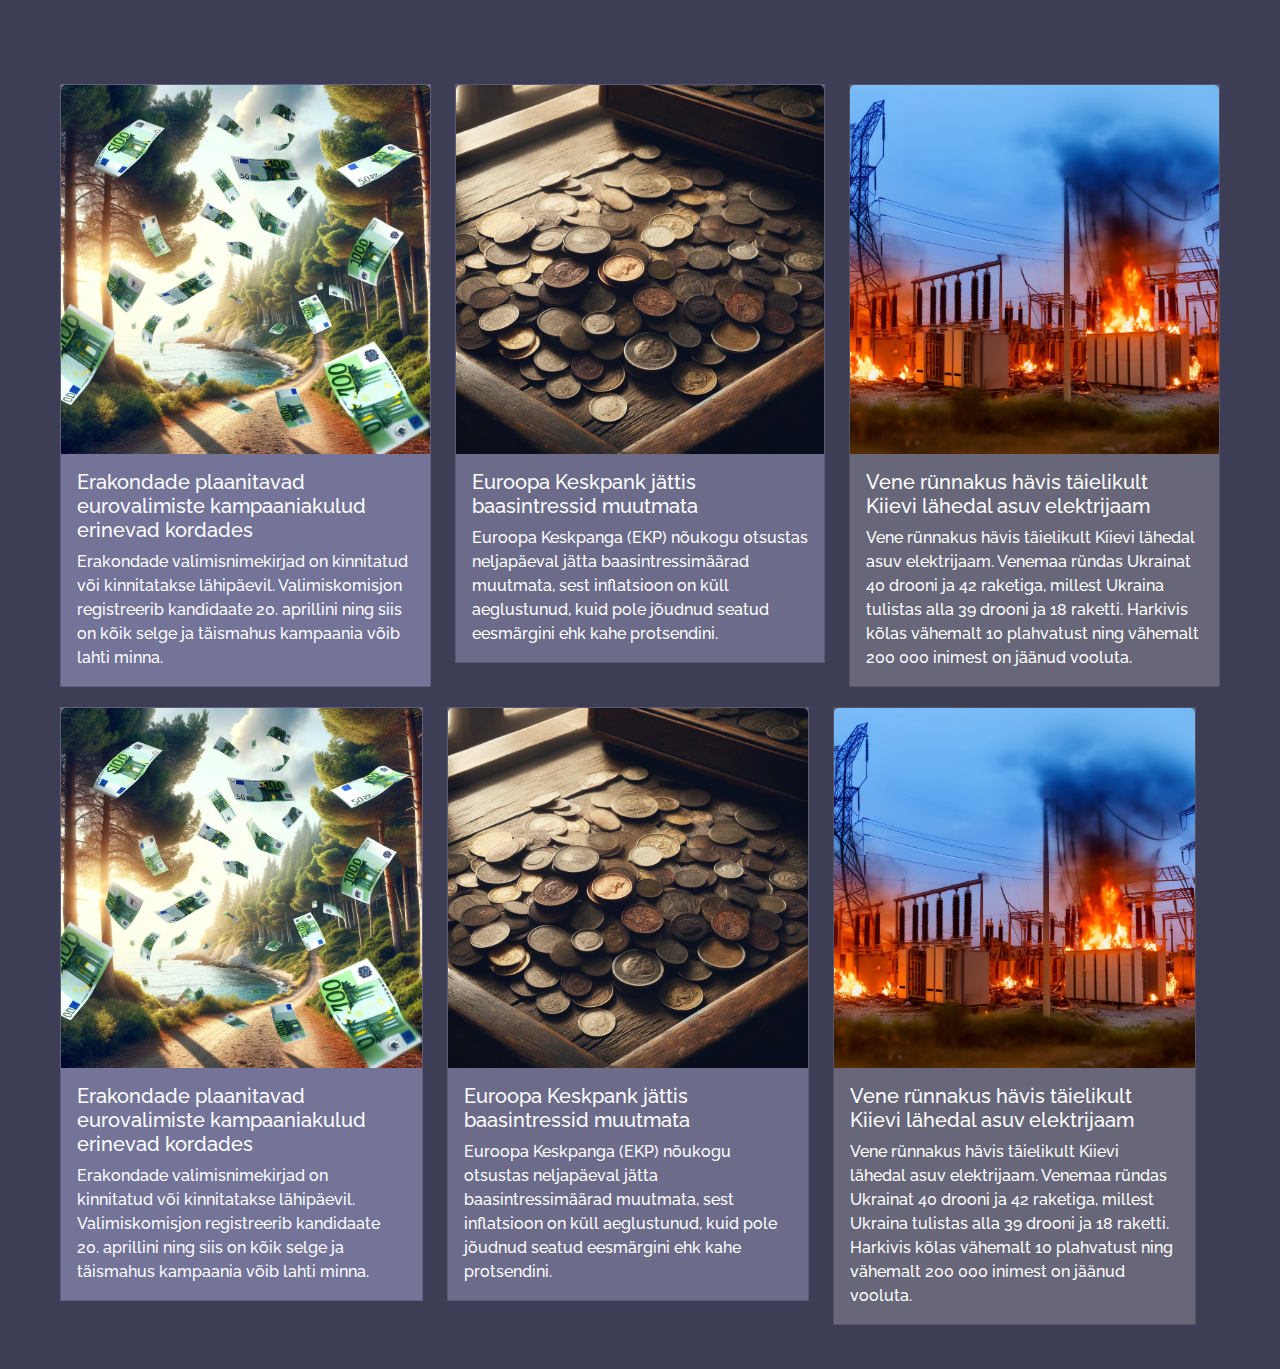
<file: hehehe.html>
<!DOCTYPE html>
<html lang="en">
  <head>
    <meta charset="UTF-8" />
    <meta name="viewport" content="width=device-width, initial-scale=1.0" />
    <link rel="icon" href="images\asd_favicon.png" />
    <link rel="preconnect" href="https://fonts.googleapis.com">
    <link rel="preconnect" href="https://fonts.gstatic.com" crossorigin>
    <link href="https://fonts.googleapis.com/css2?family=Gupter:wght@400;500;700&family=Raleway:ital,wght@0,100..900;1,100..900&display=swap" rel="stylesheet">
    <title>Uudised.io</title>
    <!-- Bootstrap CSS CDN -->
    <link
      href="https://cdn.jsdelivr.net/npm/bootstrap@5.1.3/dist/css/bootstrap.min.css"
      rel="stylesheet"
    />

    <style>

                /* Scrollbar styles */
                ::-webkit-scrollbar {
            width: 4px;
        }

        ::-webkit-scrollbar-track {
            background-color: #3d3d55;
        }

        ::-webkit-scrollbar-thumb {
            background-color: #9b9aff6f;
            /* border-radius: 6px; */
        }

        ::-webkit-scrollbar-thumb:hover {
            background-color: #555;
        }

      body {
        background-color: #3d3d55; /* Light grey background */
        font-family: "Raleway", sans-serif;
  font-optical-sizing: auto;
  font-weight: 500;
  font-style: normal;
      }
      .card {
        margin-bottom: 20px; /* Space at the bottom of each card */
        max-width: 100%;
        border-radius: 0; /* Removes the rounded corners from the cards */
        transition: transform 0.3s ease, background-color 0.3s ease; /* Smooth transition for scaling and color change */
    /* Other styles... */
      }
      
      .card:hover {
    transform: scale(1.05); /* Scales the card to 105% of its original size */
    background-color: #4a62d7; /* New background color on hover */
    }

      .card-body {
        color: #ffffff; /* Sets the text color to white */
      }
      .container-fluid {
        padding: 60px; /* Adjust the value as needed */
        margin-top: 60px;
      }
    </style>
  </head>

  <body>
    <div class="container-fluid py-4">
      <div class="row">
        <div class="col-sm-12 col-md-6 col-lg-4">
          <!-- Adjust the column sizing as necessary -->
          <div class="card">
            <img src="images\flyingMoney.webp" class="card-img-top" alt="..." />
            <div class="card-body">
              <h5 class="card-title">
                Erakondade plaanitavad eurovalimiste kampaaniakulud erinevad
                kordades
              </h5>
              <p class="card-text">
                Erakondade valimisnimekirjad on kinnitatud või kinnitatakse
                lähipäevil. Valimiskomisjon registreerib kandidaate 20.
                aprillini ning siis on kõik selge ja täismahus kampaania võib
                lahti minna.
              </p>
            </div>
          </div>
        </div>
        <div class="col-sm-12 col-md-6 col-lg-4">
          <div class="card">
            <img src="images\coins.webp" class="card-img-top" alt="..." />
            <div class="card-body">
              <h5 class="card-title">
                Euroopa Keskpank jättis baasintressid muutmata
              </h5>
              <p class="card-text">
                Euroopa Keskpanga (EKP) nõukogu otsustas neljapäeval jätta
                baasintressimäärad muutmata, sest inflatsioon on küll
                aeglustunud, kuid pole jõudnud seatud eesmärgini ehk kahe
                protsendini.
              </p>
            </div>
          </div>
        </div>
        <div class="col-sm-12 col-md-6 col-lg-4">
          <div class="card">
            <img src="images\burning.webp" class="card-img-top" alt="..." />
            <div class="card-body">
              <h5 class="card-title">
                Vene rünnakus hävis täielikult Kiievi lähedal asuv elektrijaam
              </h5>
              <p class="card-text">
                Vene rünnakus hävis täielikult Kiievi lähedal asuv elektrijaam.
                Venemaa ründas Ukrainat 40 drooni ja 42 raketiga, millest
                Ukraina tulistas alla 39 drooni ja 18 raketti. Harkivis kõlas
                vähemalt 10 plahvatust ning vähemalt 200 000 inimest on jäänud
                vooluta.
              </p>
            </div>
          </div>
        </div>
        <!-- Add more columns with cards as needed -->
        <div class="row">
            <div class="col-sm-12 col-md-6 col-lg-4">
              <!-- Adjust the column sizing as necessary -->
              <div class="card">
                <img src="images\flyingMoney.webp" class="card-img-top" alt="..." />
                <div class="card-body">
                  <h5 class="card-title">
                    Erakondade plaanitavad eurovalimiste kampaaniakulud erinevad
                    kordades
                  </h5>
                  <p class="card-text">
                    Erakondade valimisnimekirjad on kinnitatud või kinnitatakse
                    lähipäevil. Valimiskomisjon registreerib kandidaate 20.
                    aprillini ning siis on kõik selge ja täismahus kampaania võib
                    lahti minna.
                  </p>
                </div>
              </div>
            </div>
            <div class="col-sm-12 col-md-6 col-lg-4">
              <div class="card">
                <img src="images\coins.webp" class="card-img-top" alt="..." />
                <div class="card-body">
                  <h5 class="card-title">
                    Euroopa Keskpank jättis baasintressid muutmata
                  </h5>
                  <p class="card-text">
                    Euroopa Keskpanga (EKP) nõukogu otsustas neljapäeval jätta
                    baasintressimäärad muutmata, sest inflatsioon on küll
                    aeglustunud, kuid pole jõudnud seatud eesmärgini ehk kahe
                    protsendini.
                  </p>
                </div>
              </div>
            </div>
            <div class="col-sm-12 col-md-6 col-lg-4">
              <div class="card">
                <img src="images\burning.webp" class="card-img-top" alt="..." />
                <div class="card-body">
                  <h5 class="card-title">
                    Vene rünnakus hävis täielikult Kiievi lähedal asuv elektrijaam
                  </h5>
                  <p class="card-text">
                    Vene rünnakus hävis täielikult Kiievi lähedal asuv elektrijaam.
                    Venemaa ründas Ukrainat 40 drooni ja 42 raketiga, millest
                    Ukraina tulistas alla 39 drooni ja 18 raketti. Harkivis kõlas
                    vähemalt 10 plahvatust ning vähemalt 200 000 inimest on jäänud
                    vooluta.
                  </p>
                </div>
              </div>
            </div>
      </div>
    </div>

    <!-- Bootstrap JS Bundle with Popper -->
    <script src="https://cdn.jsdelivr.net/npm/bootstrap@5.1.3/dist/js/bootstrap.bundle.min.js"></script>

    <script>
      window.onload = () => {
        const colors = ["#9e9ecd92", "#8f8fb292", "#86869492"]; // Example colors: pink, light blue, light green
        const cards = document.querySelectorAll(".card");

        cards.forEach((card, index) => {
          const colorIndex = index % colors.length; // Repeat colors if more cards than colors
          card.style.backgroundColor = colors[colorIndex];
        });
      };
    </script>
  </body>
</html>
</file>
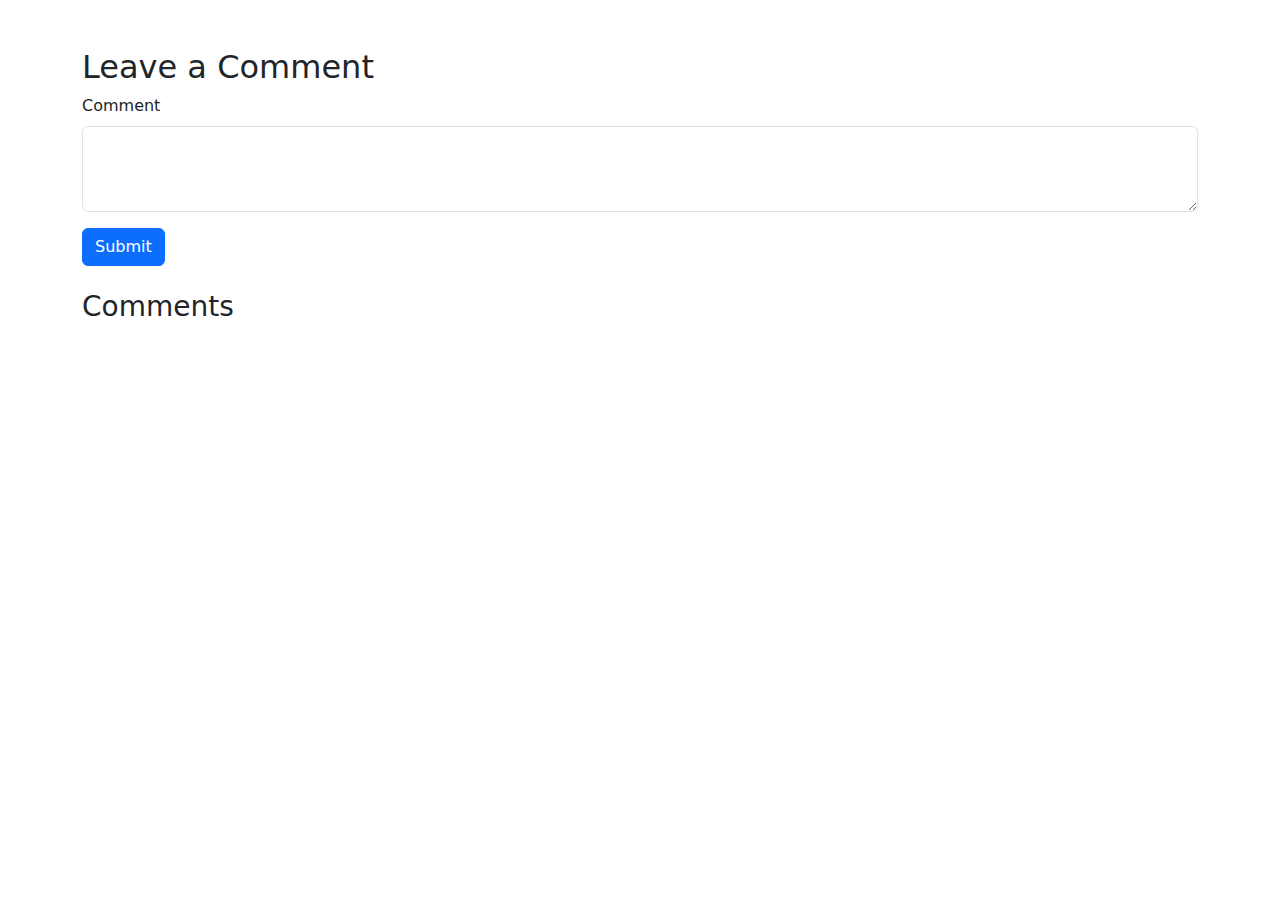
<file: pages/news.html>
<!DOCTYPE html>
<html lang="en">
<head>
    <meta charset="UTF-8">
    <title>Comment Section</title>
    <!-- Bootstrap CSS -->
    <link rel="stylesheet" href="https://stackpath.bootstrapcdn.com/bootstrap/5.3.0/css/bootstrap.min.css">
</head>
<body>
    <!-- Comment Section Container -->
    <div class="container mt-5">
        <!-- Comment Form -->
        <div class="mb-4">
            <h2>Leave a Comment</h2>
            <form id="commentForm">
                <div class="mb-3">
                    <label for="comment" class="form-label">Comment</label>
                    <textarea class="form-control" id="comment" rows="3" required></textarea>
                </div>
                <button type="submit" class="btn btn-primary">Submit</button>
            </form>
        </div>

        <!-- Comments Display -->
        <div id="commentsSection" class="mt-4">
            <h3>Comments</h3>
            <ul id="commentsList" class="list-unstyled">
                <!-- Comments will be appended here -->
            </ul>
        </div>
    </div>

    <!-- jQuery for Interactivity -->
    <script src="https://code.jquery.com/jquery-3.6.0.min.js"></script>
    <!-- Script to Handle Comment Submission -->
    <script>
        $(document).ready(function() {
            $('#commentForm').on('submit', function(event) {
                event.preventDefault(); // Prevent page refresh on form submission

                // Get the comment text from the form
                var commentText = $('#comment').val().trim();
                
                if (commentText) {
                    // Create a new list item for the comment
                    var newComment = $('<li>').addClass('mb-3');
                    
                    // Add content to the list item
                    var commentContent = $('<div>').addClass('d-flex align-items-center');
                    commentContent.append($('<strong>').addClass('me-2').text('User:'));
                    commentContent.append($('<span>').text(commentText));
                    
                    newComment.append(commentContent);
                    
                    // Append the new comment to the list
                    $('#commentsList').append(newComment);
                    
                    // Clear the comment textarea
                    $('#comment').val('');
                }
            });
        });
    </script>
</body>
</html>
</file>
